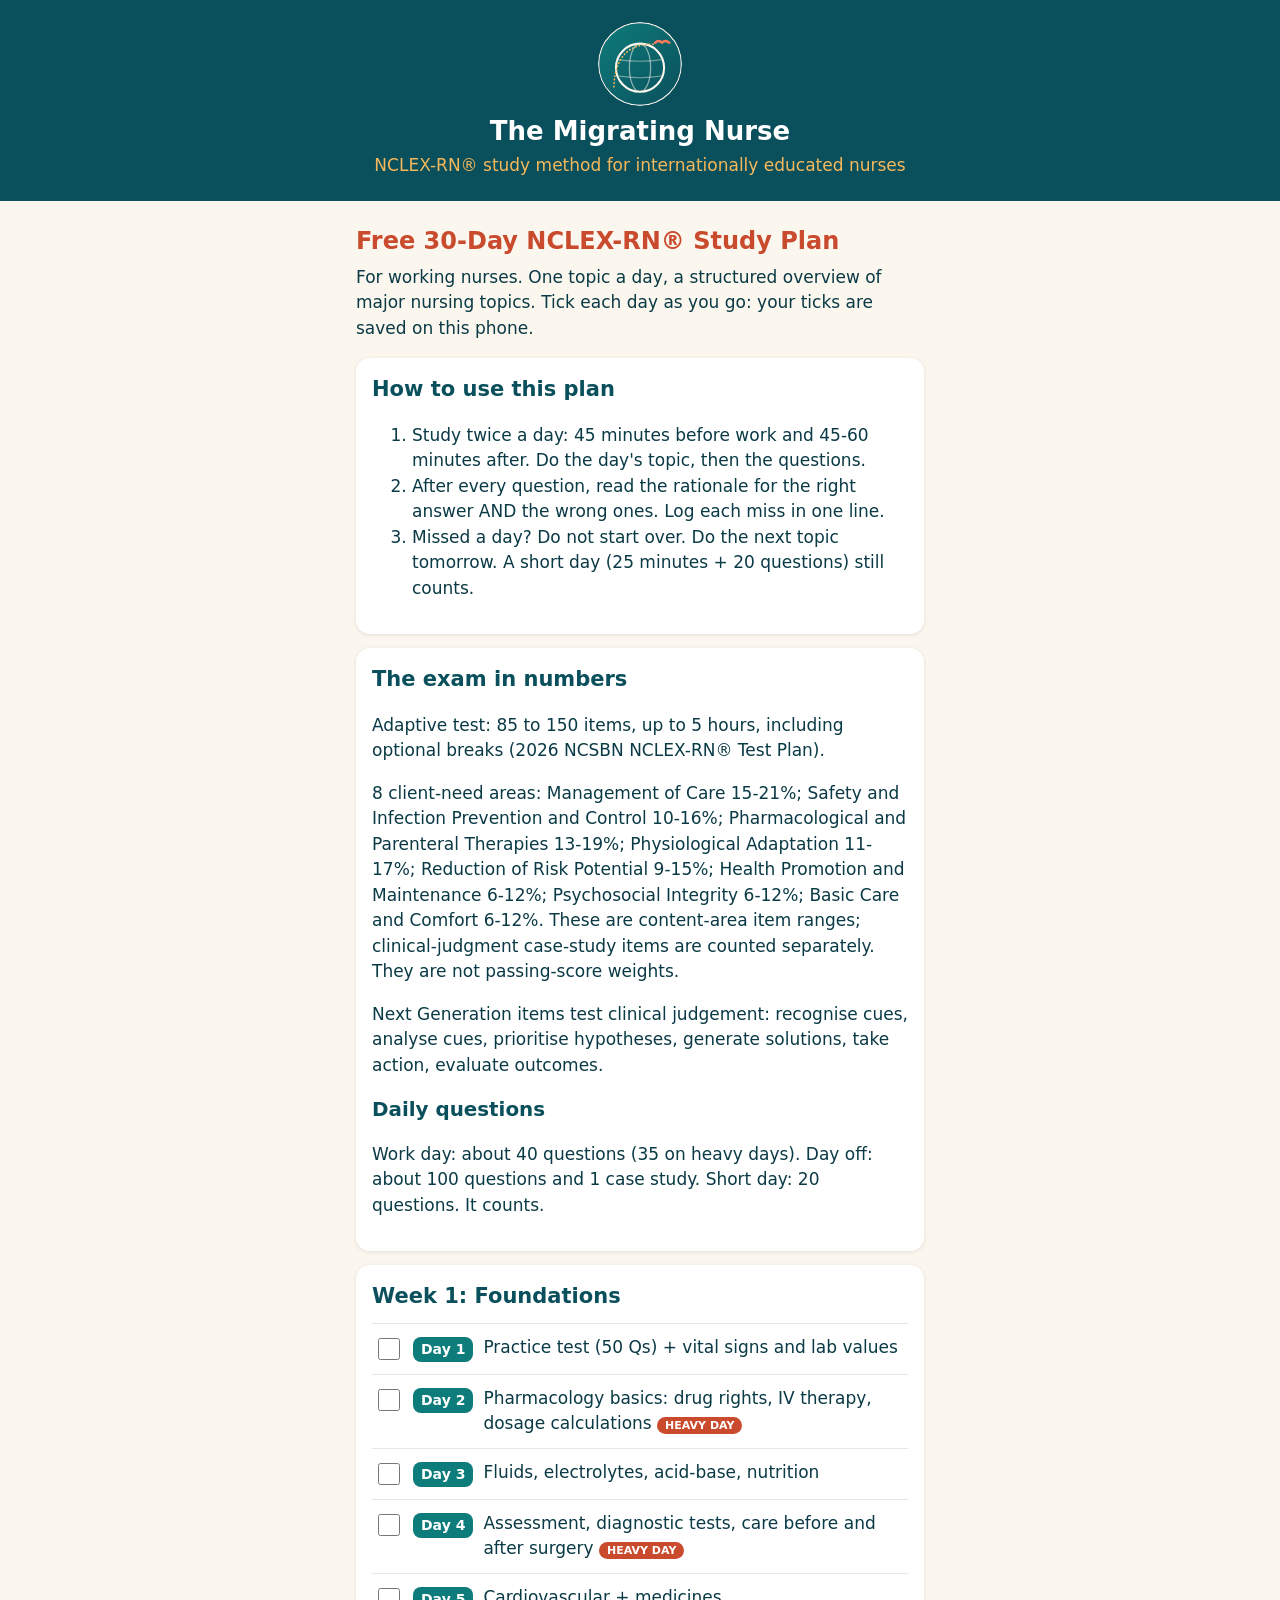
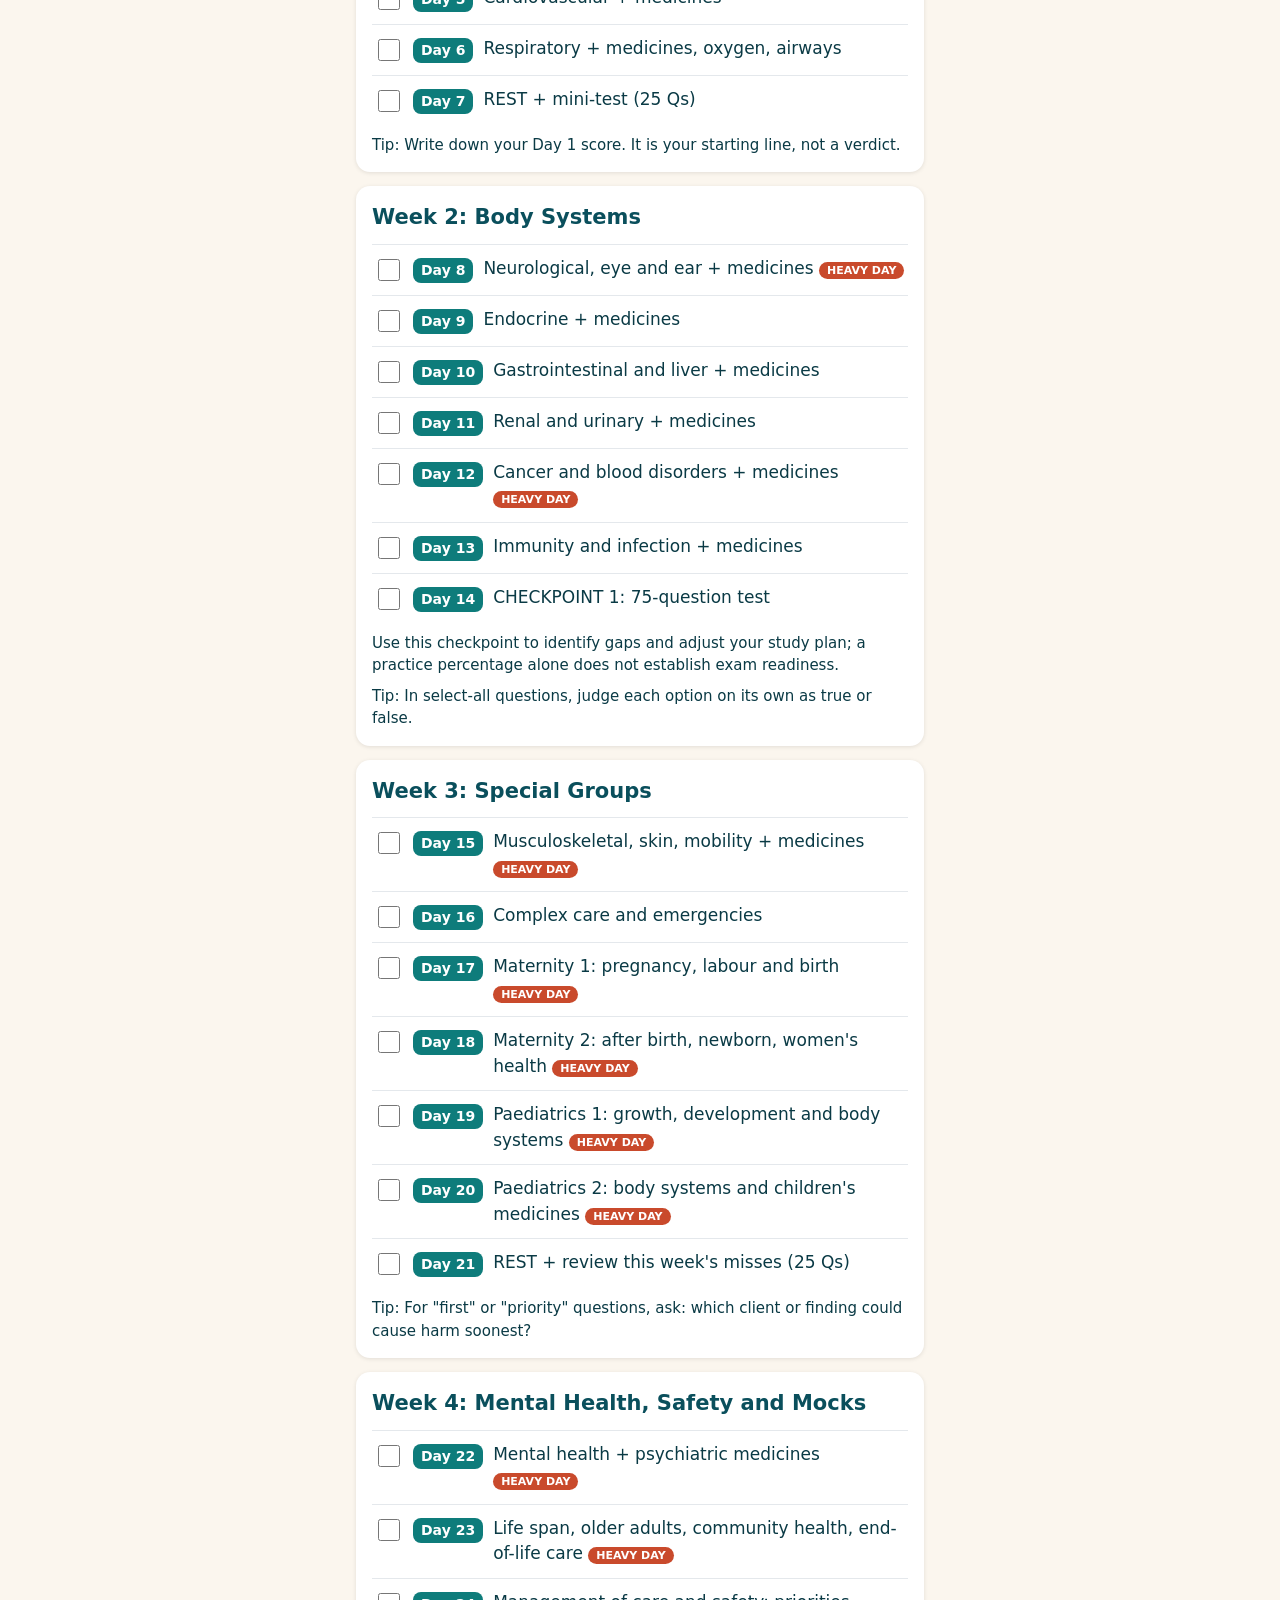
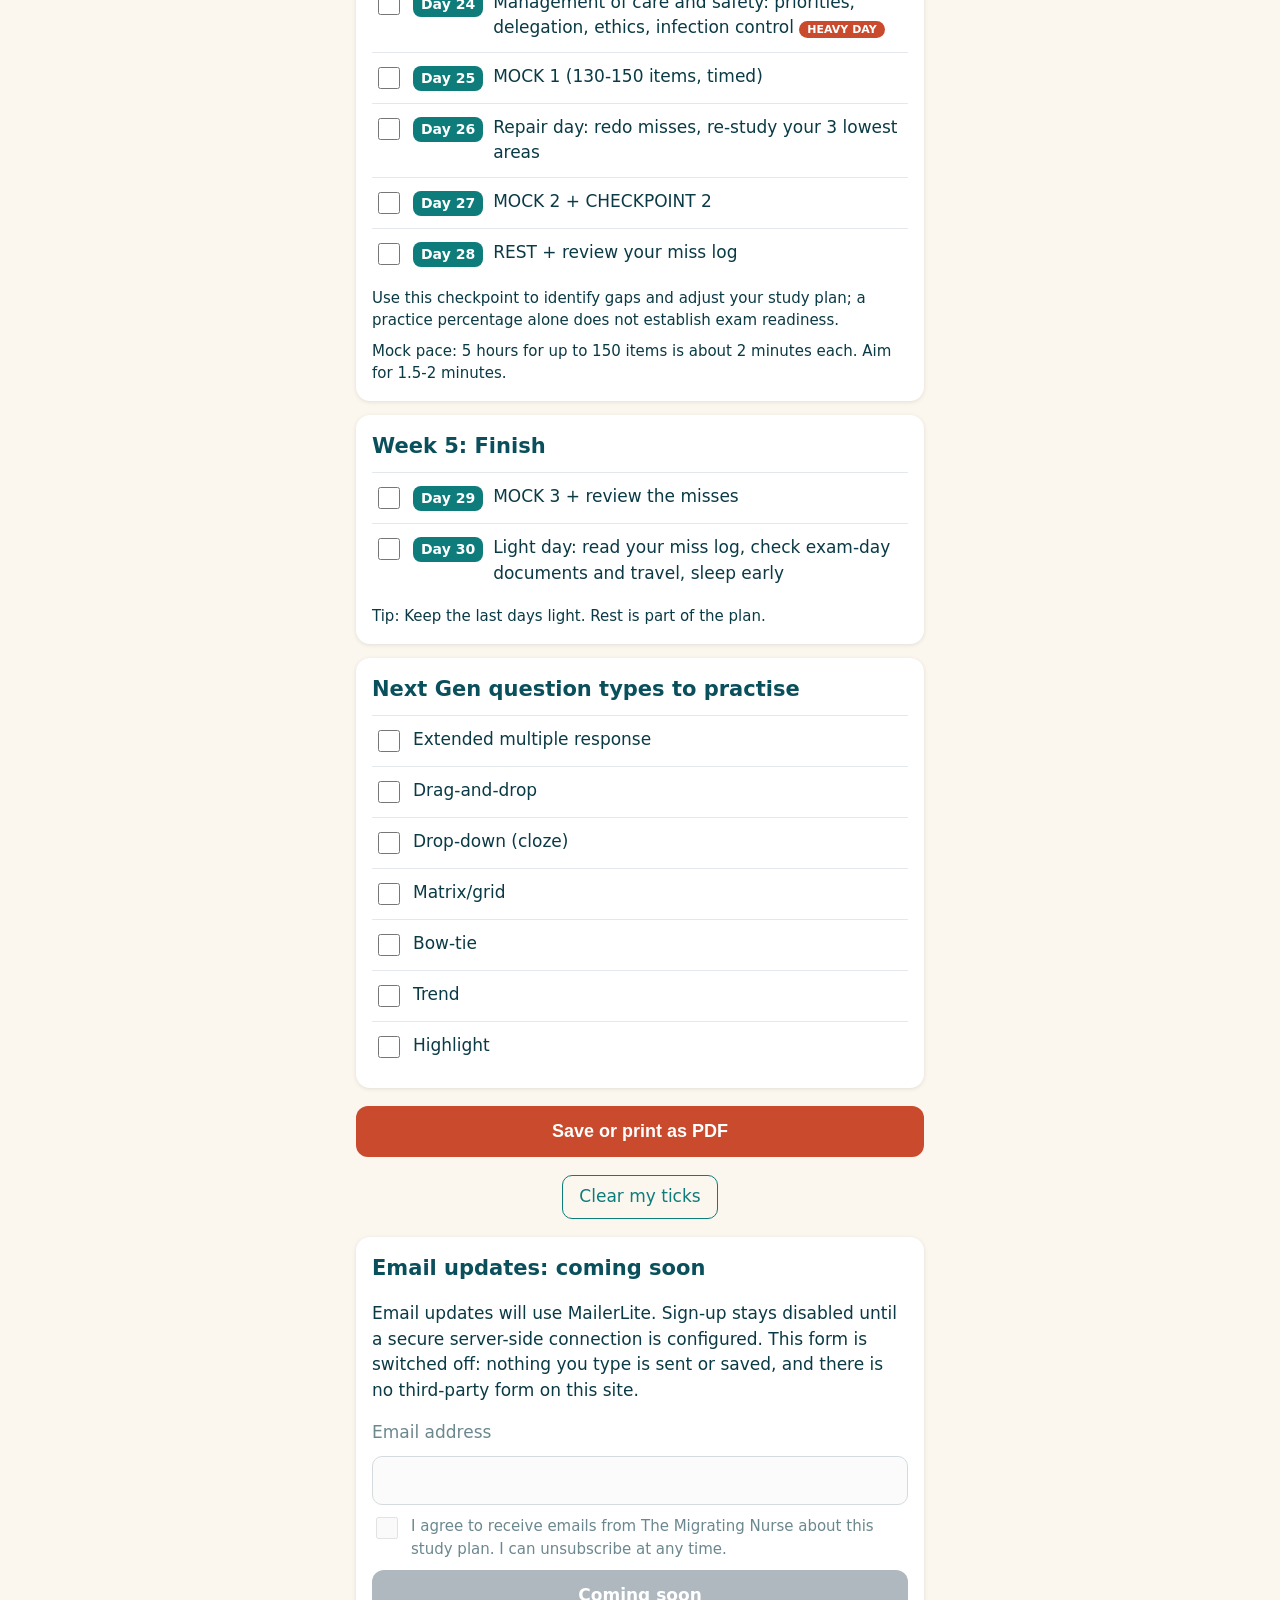
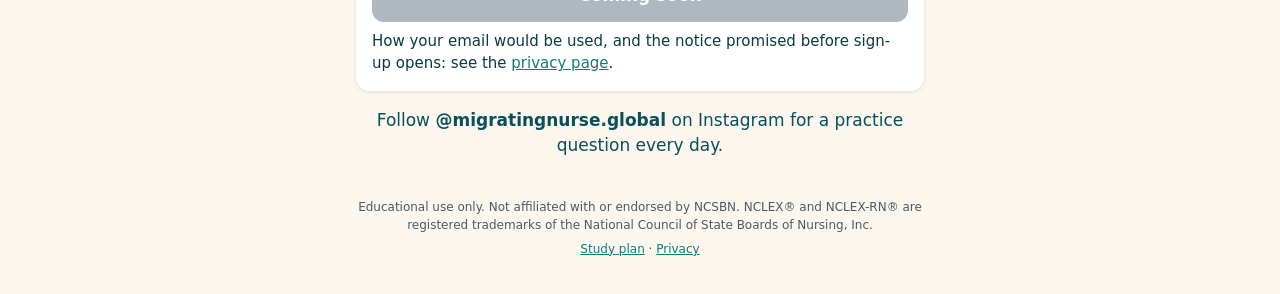
<file: index.html>
<!doctype html><html lang="en"><head><meta charset="utf-8"><meta name="viewport" content="width=device-width,initial-scale=1">
<meta http-equiv="Content-Security-Policy" content="default-src 'none'; img-src 'self'; style-src 'self'; script-src 'self'; form-action 'none'; base-uri 'none'">
<meta name="referrer" content="no-referrer">
<title>Free 30-Day NCLEX-RN&reg; Study Plan | The Migrating Nurse</title>
<meta name="description" content="Free 30-day NCLEX-RN&reg; study plan for working nurses, by The Migrating Nurse.">
<link rel="icon" href="assets/logo.svg" type="image/svg+xml"><link rel="stylesheet" href="style.css"></head><body>
<header><img src="assets/logo.svg" width="84" height="84" alt=""><p class="brand">The Migrating Nurse</p><p class="sub">NCLEX-RN&reg; study method for internationally educated nurses</p></header>
<main>
<h1 class="title">Free 30-Day NCLEX-RN&reg; Study Plan</h1>
<p class="lead">For working nurses. One topic a day, a structured overview of major nursing topics. Tick each day as you go: your ticks are saved on this phone.</p>
<section class="card"><h2>How to use this plan</h2>
<ol><li>Study twice a day: 45 minutes before work and 45-60 minutes after. Do the day's topic, then the questions.</li>
<li>After every question, read the rationale for the right answer AND the wrong ones. Log each miss in one line.</li>
<li>Missed a day? Do not start over. Do the next topic tomorrow. A short day (25 minutes + 20 questions) still counts.</li></ol></section>
<section class="card"><h2>The exam in numbers</h2>
<p>Adaptive test: 85 to 150 items, up to 5 hours, including optional breaks (2026 NCSBN NCLEX-RN&reg; Test Plan).</p><p>8 client-need areas: Management of Care 15-21%; Safety and Infection Prevention and Control 10-16%; Pharmacological and Parenteral Therapies 13-19%; Physiological Adaptation 11-17%; Reduction of Risk Potential 9-15%; Health Promotion and Maintenance 6-12%; Psychosocial Integrity 6-12%; Basic Care and Comfort 6-12%. These are content-area item ranges; clinical-judgment case-study items are counted separately. They are not passing-score weights.</p>
<p>Next Generation items test clinical judgement: recognise cues, analyse cues, prioritise hypotheses, generate solutions, take action, evaluate outcomes.</p>
<h3>Daily questions</h3><p>Work day: about 40 questions (35 on heavy days). Day off: about 100 questions and 1 case study. Short day: 20 questions. It counts.</p></section>
<section class="week"><h2>Week 1: Foundations</h2><ul class="days"><li><label><input type="checkbox" data-k="Day1"><span class="d">Day 1</span><span class="t">Practice test (50 Qs) + vital signs and lab values</span></label></li><li><label><input type="checkbox" data-k="Day2"><span class="d">Day 2</span><span class="t">Pharmacology basics: drug rights, IV therapy, dosage calculations <b class=pill>HEAVY DAY</b></span></label></li><li><label><input type="checkbox" data-k="Day3"><span class="d">Day 3</span><span class="t">Fluids, electrolytes, acid-base, nutrition</span></label></li><li><label><input type="checkbox" data-k="Day4"><span class="d">Day 4</span><span class="t">Assessment, diagnostic tests, care before and after surgery <b class=pill>HEAVY DAY</b></span></label></li><li><label><input type="checkbox" data-k="Day5"><span class="d">Day 5</span><span class="t">Cardiovascular + medicines</span></label></li><li><label><input type="checkbox" data-k="Day6"><span class="d">Day 6</span><span class="t">Respiratory + medicines, oxygen, airways</span></label></li><li><label><input type="checkbox" data-k="Day7"><span class="d">Day 7</span><span class="t">REST + mini-test (25 Qs)</span></label></li></ul><p class="note">Tip: Write down your Day 1 score. It is your starting line, not a verdict.</p></section><section class="week"><h2>Week 2: Body Systems</h2><ul class="days"><li><label><input type="checkbox" data-k="Day8"><span class="d">Day 8</span><span class="t">Neurological, eye and ear + medicines <b class=pill>HEAVY DAY</b></span></label></li><li><label><input type="checkbox" data-k="Day9"><span class="d">Day 9</span><span class="t">Endocrine + medicines</span></label></li><li><label><input type="checkbox" data-k="Day10"><span class="d">Day 10</span><span class="t">Gastrointestinal and liver + medicines</span></label></li><li><label><input type="checkbox" data-k="Day11"><span class="d">Day 11</span><span class="t">Renal and urinary + medicines</span></label></li><li><label><input type="checkbox" data-k="Day12"><span class="d">Day 12</span><span class="t">Cancer and blood disorders + medicines <b class=pill>HEAVY DAY</b></span></label></li><li><label><input type="checkbox" data-k="Day13"><span class="d">Day 13</span><span class="t">Immunity and infection + medicines</span></label></li><li><label><input type="checkbox" data-k="Day14"><span class="d">Day 14</span><span class="t">CHECKPOINT 1: 75-question test</span></label></li></ul><p class="note">Use this checkpoint to identify gaps and adjust your study plan; a practice percentage alone does not establish exam readiness.</p><p class="note">Tip: In select-all questions, judge each option on its own as true or false.</p></section><section class="week"><h2>Week 3: Special Groups</h2><ul class="days"><li><label><input type="checkbox" data-k="Day15"><span class="d">Day 15</span><span class="t">Musculoskeletal, skin, mobility + medicines <b class=pill>HEAVY DAY</b></span></label></li><li><label><input type="checkbox" data-k="Day16"><span class="d">Day 16</span><span class="t">Complex care and emergencies</span></label></li><li><label><input type="checkbox" data-k="Day17"><span class="d">Day 17</span><span class="t">Maternity 1: pregnancy, labour and birth <b class=pill>HEAVY DAY</b></span></label></li><li><label><input type="checkbox" data-k="Day18"><span class="d">Day 18</span><span class="t">Maternity 2: after birth, newborn, women&#x27;s health <b class=pill>HEAVY DAY</b></span></label></li><li><label><input type="checkbox" data-k="Day19"><span class="d">Day 19</span><span class="t">Paediatrics 1: growth, development and body systems <b class=pill>HEAVY DAY</b></span></label></li><li><label><input type="checkbox" data-k="Day20"><span class="d">Day 20</span><span class="t">Paediatrics 2: body systems and children&#x27;s medicines <b class=pill>HEAVY DAY</b></span></label></li><li><label><input type="checkbox" data-k="Day21"><span class="d">Day 21</span><span class="t">REST + review this week&#x27;s misses (25 Qs)</span></label></li></ul><p class="note">Tip: For &quot;first&quot; or &quot;priority&quot; questions, ask: which client or finding could cause harm soonest?</p></section><section class="week"><h2>Week 4: Mental Health, Safety and Mocks</h2><ul class="days"><li><label><input type="checkbox" data-k="Day22"><span class="d">Day 22</span><span class="t">Mental health + psychiatric medicines <b class=pill>HEAVY DAY</b></span></label></li><li><label><input type="checkbox" data-k="Day23"><span class="d">Day 23</span><span class="t">Life span, older adults, community health, end-of-life care <b class=pill>HEAVY DAY</b></span></label></li><li><label><input type="checkbox" data-k="Day24"><span class="d">Day 24</span><span class="t">Management of care and safety: priorities, delegation, ethics, infection control <b class=pill>HEAVY DAY</b></span></label></li><li><label><input type="checkbox" data-k="Day25"><span class="d">Day 25</span><span class="t">MOCK 1 (130-150 items, timed)</span></label></li><li><label><input type="checkbox" data-k="Day26"><span class="d">Day 26</span><span class="t">Repair day: redo misses, re-study your 3 lowest areas</span></label></li><li><label><input type="checkbox" data-k="Day27"><span class="d">Day 27</span><span class="t">MOCK 2 + CHECKPOINT 2</span></label></li><li><label><input type="checkbox" data-k="Day28"><span class="d">Day 28</span><span class="t">REST + review your miss log</span></label></li></ul><p class="note">Use this checkpoint to identify gaps and adjust your study plan; a practice percentage alone does not establish exam readiness.</p><p class="note">Mock pace: 5 hours for up to 150 items is about 2 minutes each. Aim for 1.5-2 minutes.</p></section><section class="week"><h2>Week 5: Finish</h2><ul class="days"><li><label><input type="checkbox" data-k="Day29"><span class="d">Day 29</span><span class="t">MOCK 3 + review the misses</span></label></li><li><label><input type="checkbox" data-k="Day30"><span class="d">Day 30</span><span class="t">Light day: read your miss log, check exam-day documents and travel, sleep early</span></label></li></ul><p class="note">Tip: Keep the last days light. Rest is part of the plan.</p></section>
<section class="card"><h2>Next Gen question types to practise</h2><ul class="days"><li><label><input type="checkbox" data-k="ng0"><span class="t">Extended multiple response</span></label></li><li><label><input type="checkbox" data-k="ng1"><span class="t">Drag-and-drop</span></label></li><li><label><input type="checkbox" data-k="ng2"><span class="t">Drop-down (cloze)</span></label></li><li><label><input type="checkbox" data-k="ng3"><span class="t">Matrix/grid</span></label></li><li><label><input type="checkbox" data-k="ng4"><span class="t">Bow-tie</span></label></li><li><label><input type="checkbox" data-k="ng5"><span class="t">Trend</span></label></li><li><label><input type="checkbox" data-k="ng6"><span class="t">Highlight</span></label></li></ul></section>
<button id="print" type="button">Save or print as PDF</button>
<p id="save-note" class="note" role="status"></p>
<button id="clear" type="button">Clear my ticks</button>
<section class="card signup" aria-labelledby="signup-h"><h2 id="signup-h">Email updates: coming soon</h2>
<p id="signup-off">Email updates will use MailerLite. Sign-up stays disabled until a secure server-side connection is configured. This form is switched off: nothing you type is sent or saved, and there is no third-party form on this site.</p>
<form aria-describedby="signup-off"><fieldset disabled>
<label for="email">Email address</label><input id="email" type="email" autocomplete="off" disabled>
<label class="consent"><input type="checkbox" disabled><span>I agree to receive emails from The Migrating Nurse about this study plan. I can unsubscribe at any time.</span></label>
<button type="submit" disabled>Coming soon</button>
</fieldset></form>
<p class="note">How your email would be used, and the notice promised before sign-up opens: see the <a href="privacy.html">privacy page</a>.</p></section>

<p class="follow">Follow <b>@migratingnurse.global</b> on Instagram for a practice question every day.</p>

</main>
<footer><p>Educational use only. Not affiliated with or endorsed by NCSBN. NCLEX&reg; and NCLEX-RN&reg; are registered trademarks of the National Council of State Boards of Nursing, Inc.</p><p><a href="index.html">Study plan</a> · <a href="privacy.html">Privacy</a></p></footer><script src="app.js"></script></body></html>
</file>
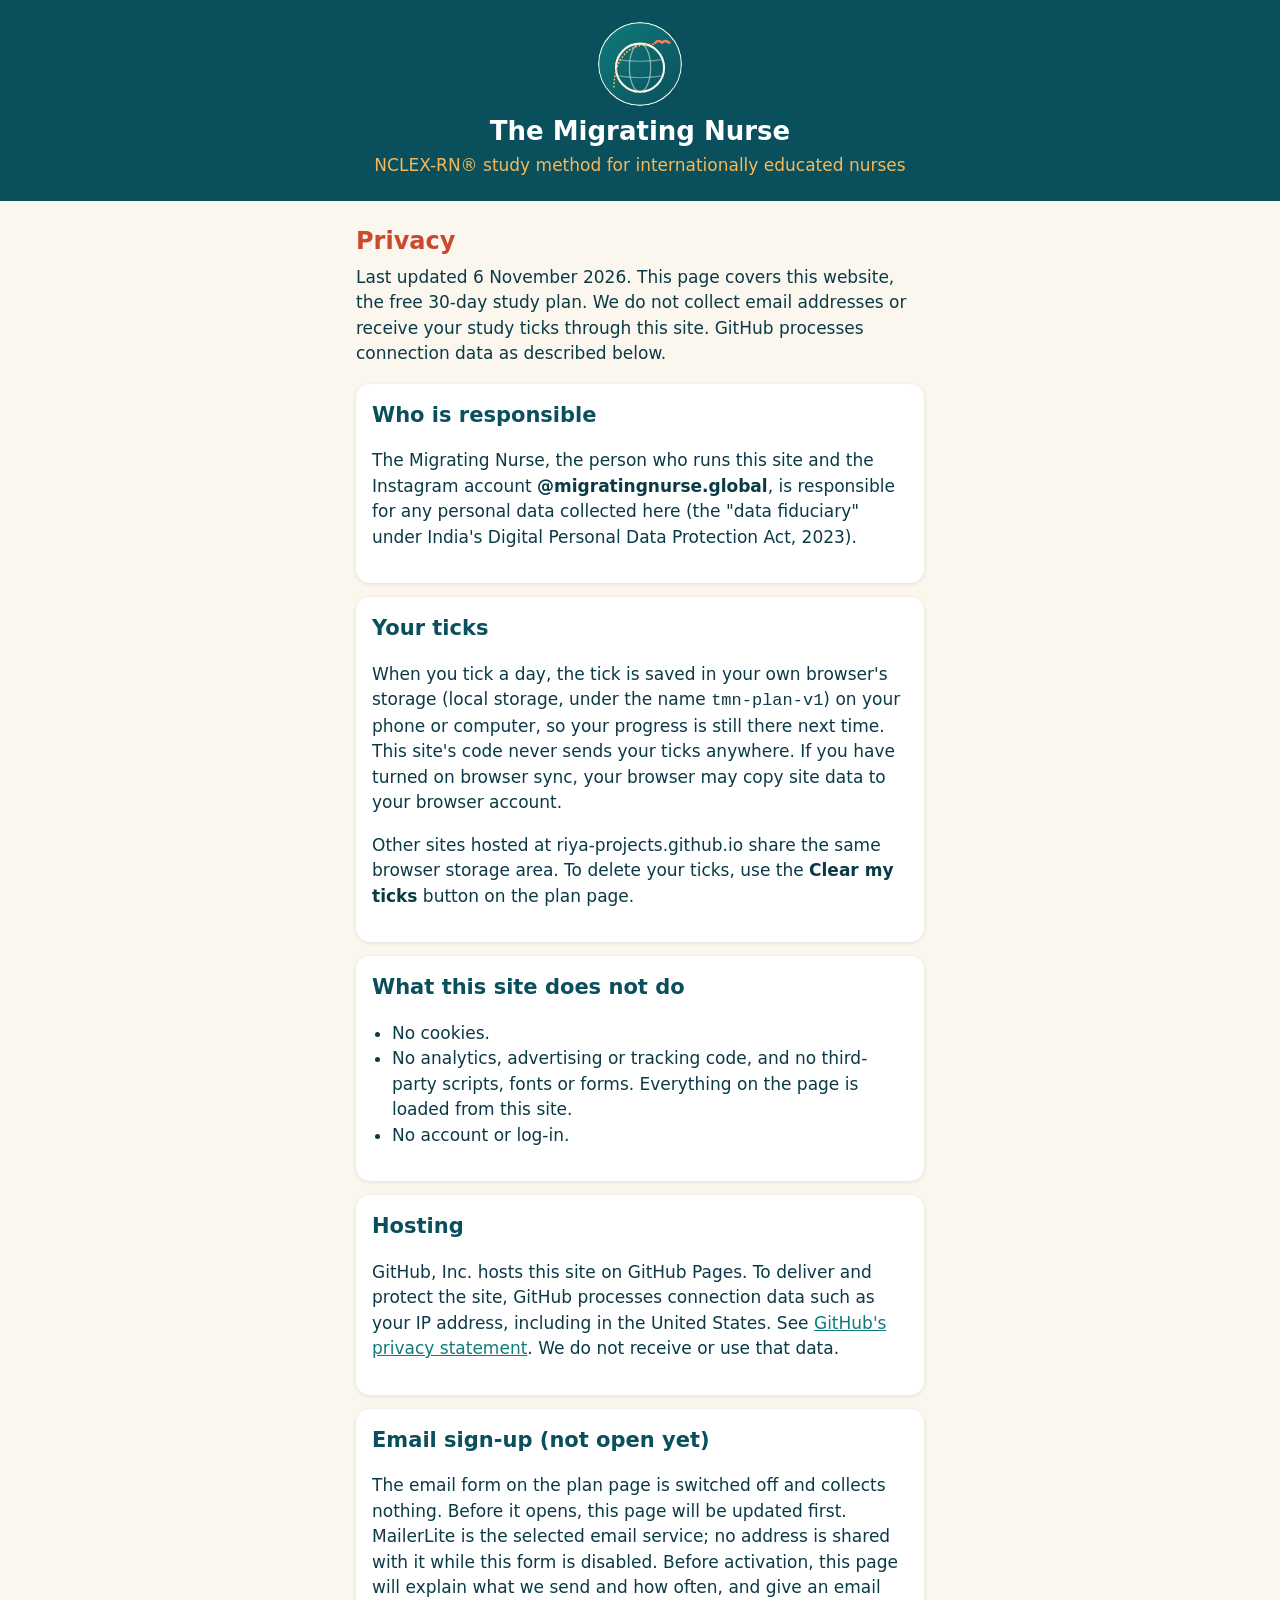
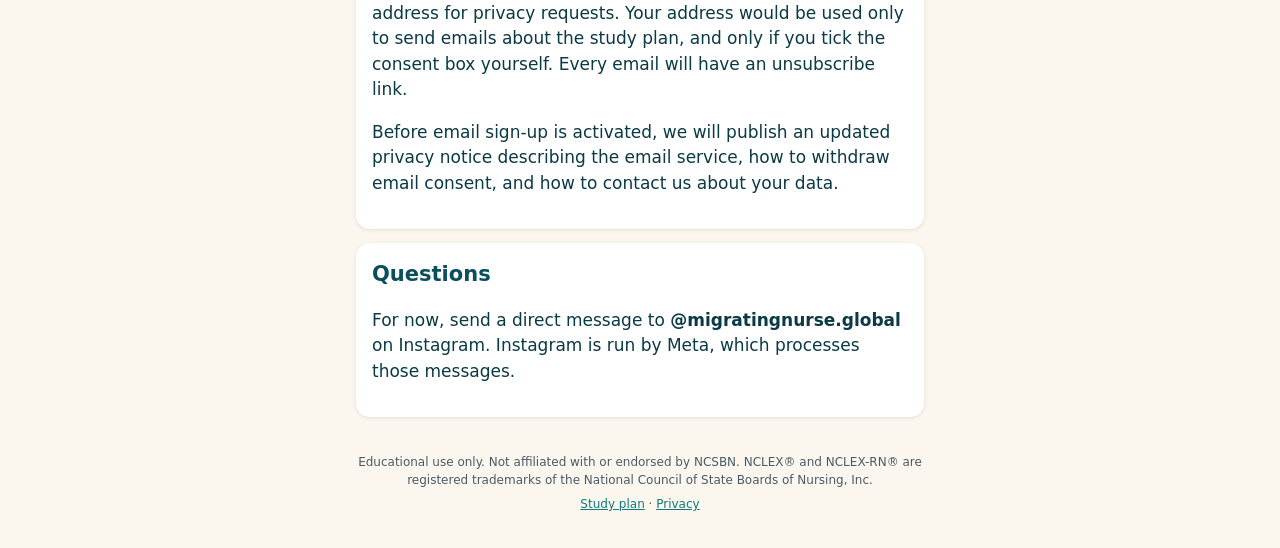
<file: privacy.html>
<!doctype html><html lang="en"><head><meta charset="utf-8"><meta name="viewport" content="width=device-width,initial-scale=1">
<meta http-equiv="Content-Security-Policy" content="default-src 'none'; img-src 'self'; style-src 'self'; script-src 'self'; form-action 'none'; base-uri 'none'">
<meta name="referrer" content="no-referrer">
<title>Privacy | The Migrating Nurse</title>
<meta name="description" content="How the free study plan site handles your data.">
<link rel="icon" href="assets/logo.svg" type="image/svg+xml"><link rel="stylesheet" href="style.css"></head><body>
<header><img src="assets/logo.svg" width="84" height="84" alt=""><p class="brand">The Migrating Nurse</p><p class="sub">NCLEX-RN&reg; study method for internationally educated nurses</p></header>
<main>
<h1 class="title">Privacy</h1>
<p class="lead">Last updated 6 November 2026. This page covers this website, the free 30-day study plan. We do not collect email addresses or receive your study ticks through this site. GitHub processes connection data as described below.</p>
<section class="card"><h2>Who is responsible</h2>
<p>The Migrating Nurse, the person who runs this site and the Instagram account <b>@migratingnurse.global</b>, is responsible for any personal data collected here (the "data fiduciary" under India's Digital Personal Data Protection Act, 2023).</p></section>
<section class="card"><h2>Your ticks</h2>
<p>When you tick a day, the tick is saved in your own browser's storage (local storage, under the name <code>tmn-plan-v1</code>) on your phone or computer, so your progress is still there next time. This site's code never sends your ticks anywhere. If you have turned on browser sync, your browser may copy site data to your browser account.</p>
<p>Other sites hosted at riya-projects.github.io share the same browser storage area. To delete your ticks, use the <b>Clear my ticks</b> button on the plan page.</p></section>
<section class="card"><h2>What this site does not do</h2>
<ul><li>No cookies.</li><li>No analytics, advertising or tracking code, and no third-party scripts, fonts or forms. Everything on the page is loaded from this site.</li>
<li>No account or log-in.</li></ul></section>
<section class="card"><h2>Hosting</h2>
<p>GitHub, Inc. hosts this site on GitHub Pages. To deliver and protect the site, GitHub processes connection data such as your IP address, including in the United States. See <a href="https://docs.github.com/en/site-policy/privacy-policies/github-general-privacy-statement">GitHub's privacy statement</a>. We do not receive or use that data.</p></section>
<section class="card"><h2>Email sign-up (not open yet)</h2>
<p>The email form on the plan page is switched off and collects nothing. Before it opens, this page will be updated first. MailerLite is the selected email service; no address is shared with it while this form is disabled. Before activation, this page will explain what we send and how often, and give an email address for privacy requests. Your address would be used only to send emails about the study plan, and only if you tick the consent box yourself. Every email will have an unsubscribe link.</p>
<p>Before email sign-up is activated, we will publish an updated privacy notice describing the email service, how to withdraw email consent, and how to contact us about your data.</p></section>
<section class="card"><h2>Questions</h2>
<p>For now, send a direct message to <b>@migratingnurse.global</b> on Instagram. Instagram is run by Meta, which processes those messages.</p></section>
</main>
<footer><p>Educational use only. Not affiliated with or endorsed by NCSBN. NCLEX&reg; and NCLEX-RN&reg; are registered trademarks of the National Council of State Boards of Nursing, Inc.</p><p><a href="index.html">Study plan</a> · <a href="privacy.html">Privacy</a></p></footer>
</body></html>
</file>
<file: style.css>
:root{--teal:#0A4F5C;--teal2:#0E7C7B;--coral:#C94A2C;--sand:#FBF6EE;--ink:#0A3A45;--gold:#F6B85A}
*{box-sizing:border-box}body{margin:0;font-family:system-ui,-apple-system,"Segoe UI",Roboto,sans-serif;background:var(--sand);color:var(--ink);line-height:1.5;font-size:17px}
header{background:var(--teal);color:#fff;text-align:center;padding:22px 14px}header img{display:block;margin:0 auto;border-radius:50%}.brand{margin:6px 0 2px;font-size:26px;font-weight:700}.sub{margin:0;color:var(--gold)}
main{max-width:600px;margin:0 auto;padding:16px}.title{color:var(--coral);font-size:24px;margin:6px 0}main ul{padding-left:20px}main .days{padding-left:0}.lead{margin-top:0}
.card,.week{background:#fff;border-radius:14px;padding:16px;margin:14px 0;box-shadow:0 1px 4px rgba(0,0,0,.1)}
h2{color:var(--teal);font-size:21px;margin:0 0 10px}h3{color:var(--teal);margin:6px 0}
.days{list-style:none;margin:0;padding:0}.days li{border-top:1px solid #e4e8ec}
.days label{display:flex;gap:10px;align-items:flex-start;padding:11px 2px;cursor:pointer}
.days input{width:22px;height:22px;margin-top:3px;accent-color:var(--teal2);flex:none}
.d{background:var(--teal2);color:#fff;font-weight:700;border-radius:8px;padding:2px 8px;font-size:14px;white-space:nowrap;margin-top:2px}
.t{flex:1}.pill{background:var(--coral);color:#fff;border-radius:999px;font-size:11px;padding:2px 8px;white-space:nowrap}
input:checked ~ .t{text-decoration:line-through;color:#4f5d65}
.note{color:var(--ink);font-size:15px;margin:8px 0 0}
#print{display:block;width:100%;background:var(--coral);color:#fff;border:0;border-radius:12px;padding:15px;font-size:18px;font-weight:700;margin:18px 0}
.follow{text-align:center;color:var(--teal)}footer{font-size:12px;color:#4a5b66;text-align:center}
.signup fieldset{border:0;margin:0;padding:0;display:grid;gap:10px}.signup fieldset[disabled]{opacity:.6}
.signup input[type=email]{font:inherit;padding:11px;border:1px solid #b8c4cb;border-radius:10px;width:100%}
.consent{display:flex;gap:10px;align-items:flex-start;font-size:15px}.consent input{width:22px;height:22px;margin-top:2px;flex:none}
.signup button{font:inherit;font-weight:700;background:#7b8a93;color:#fff;border:0;border-radius:12px;padding:13px}
a{color:var(--teal2)}footer p{margin:6px 0}
#clear{display:block;margin:0 auto 18px;font:inherit;background:none;border:1px solid var(--teal2);color:var(--teal2);border-radius:10px;padding:8px 16px}
footer{max-width:600px;margin:0 auto;padding:0 16px 30px}
@media print{header{background:#fff;color:#000}#print,#clear,.signup{display:none}.card,.week{box-shadow:none;break-inside:avoid}}
</file>
